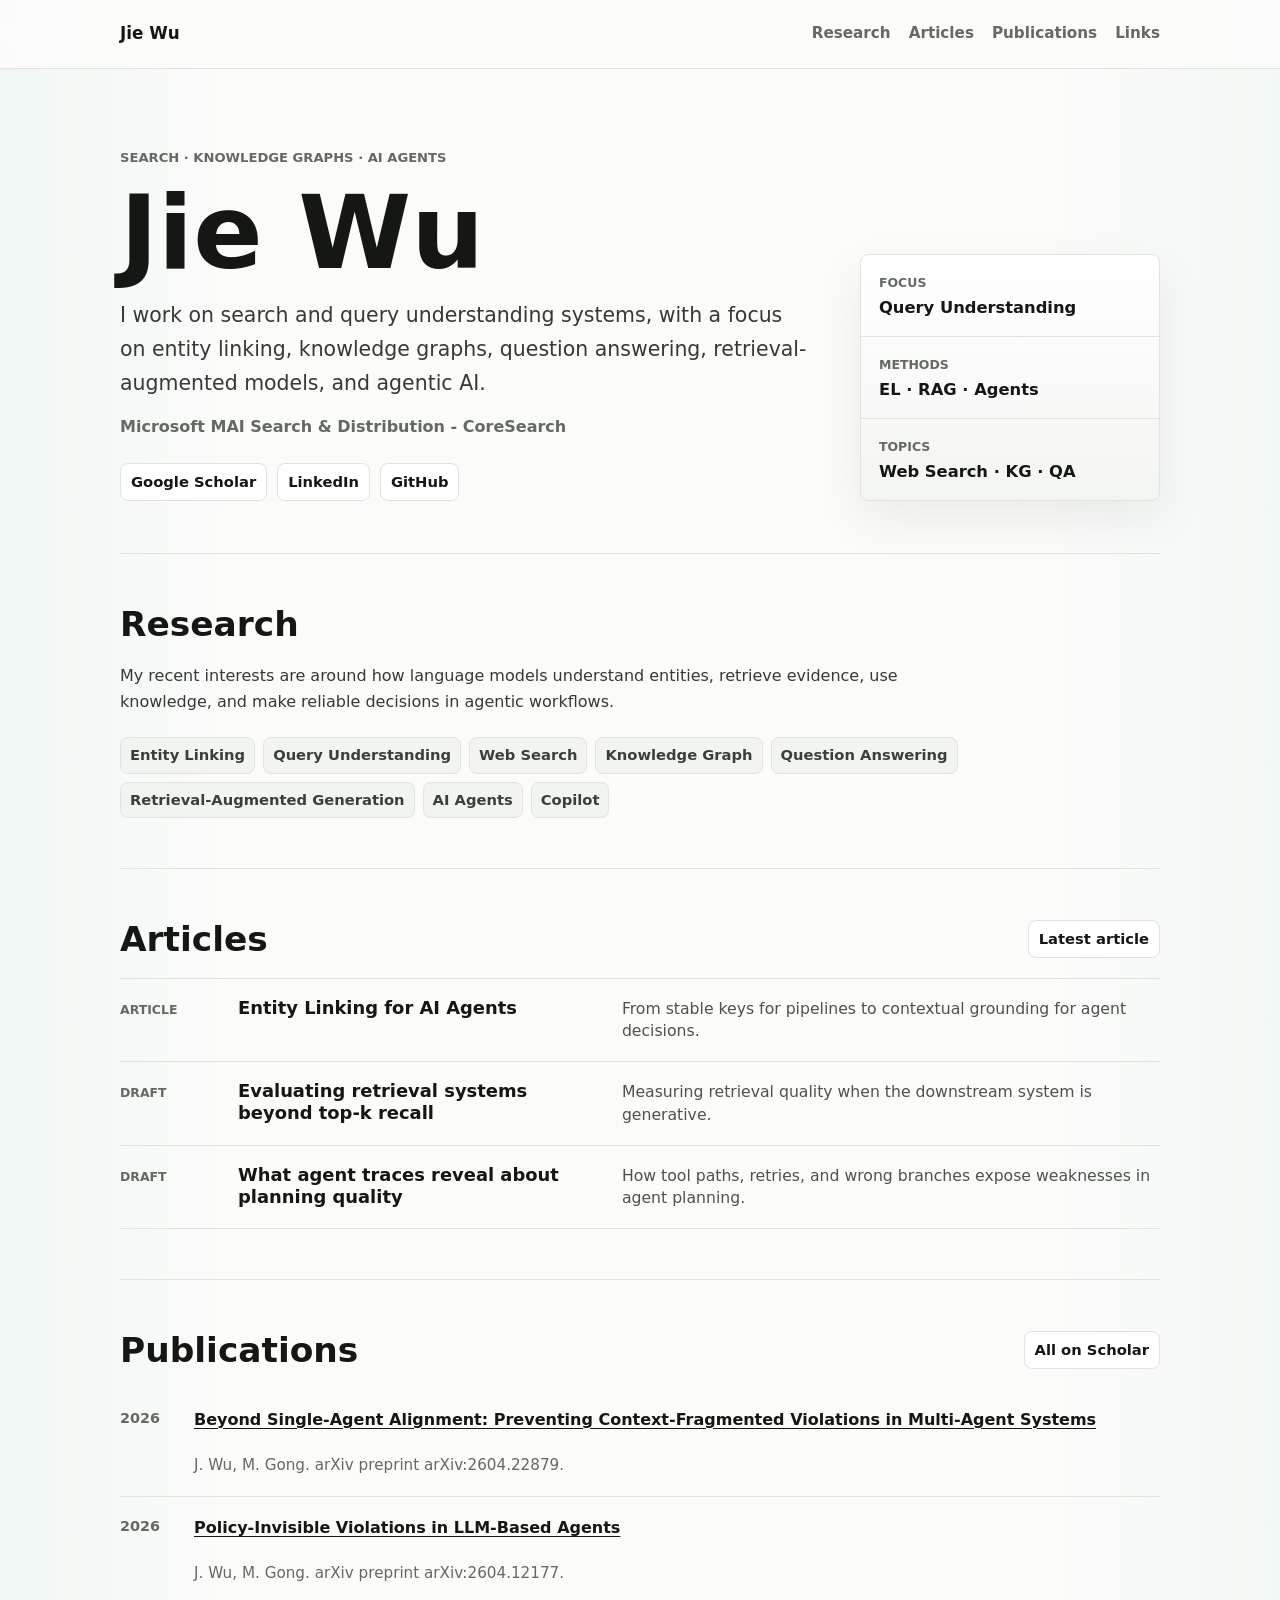
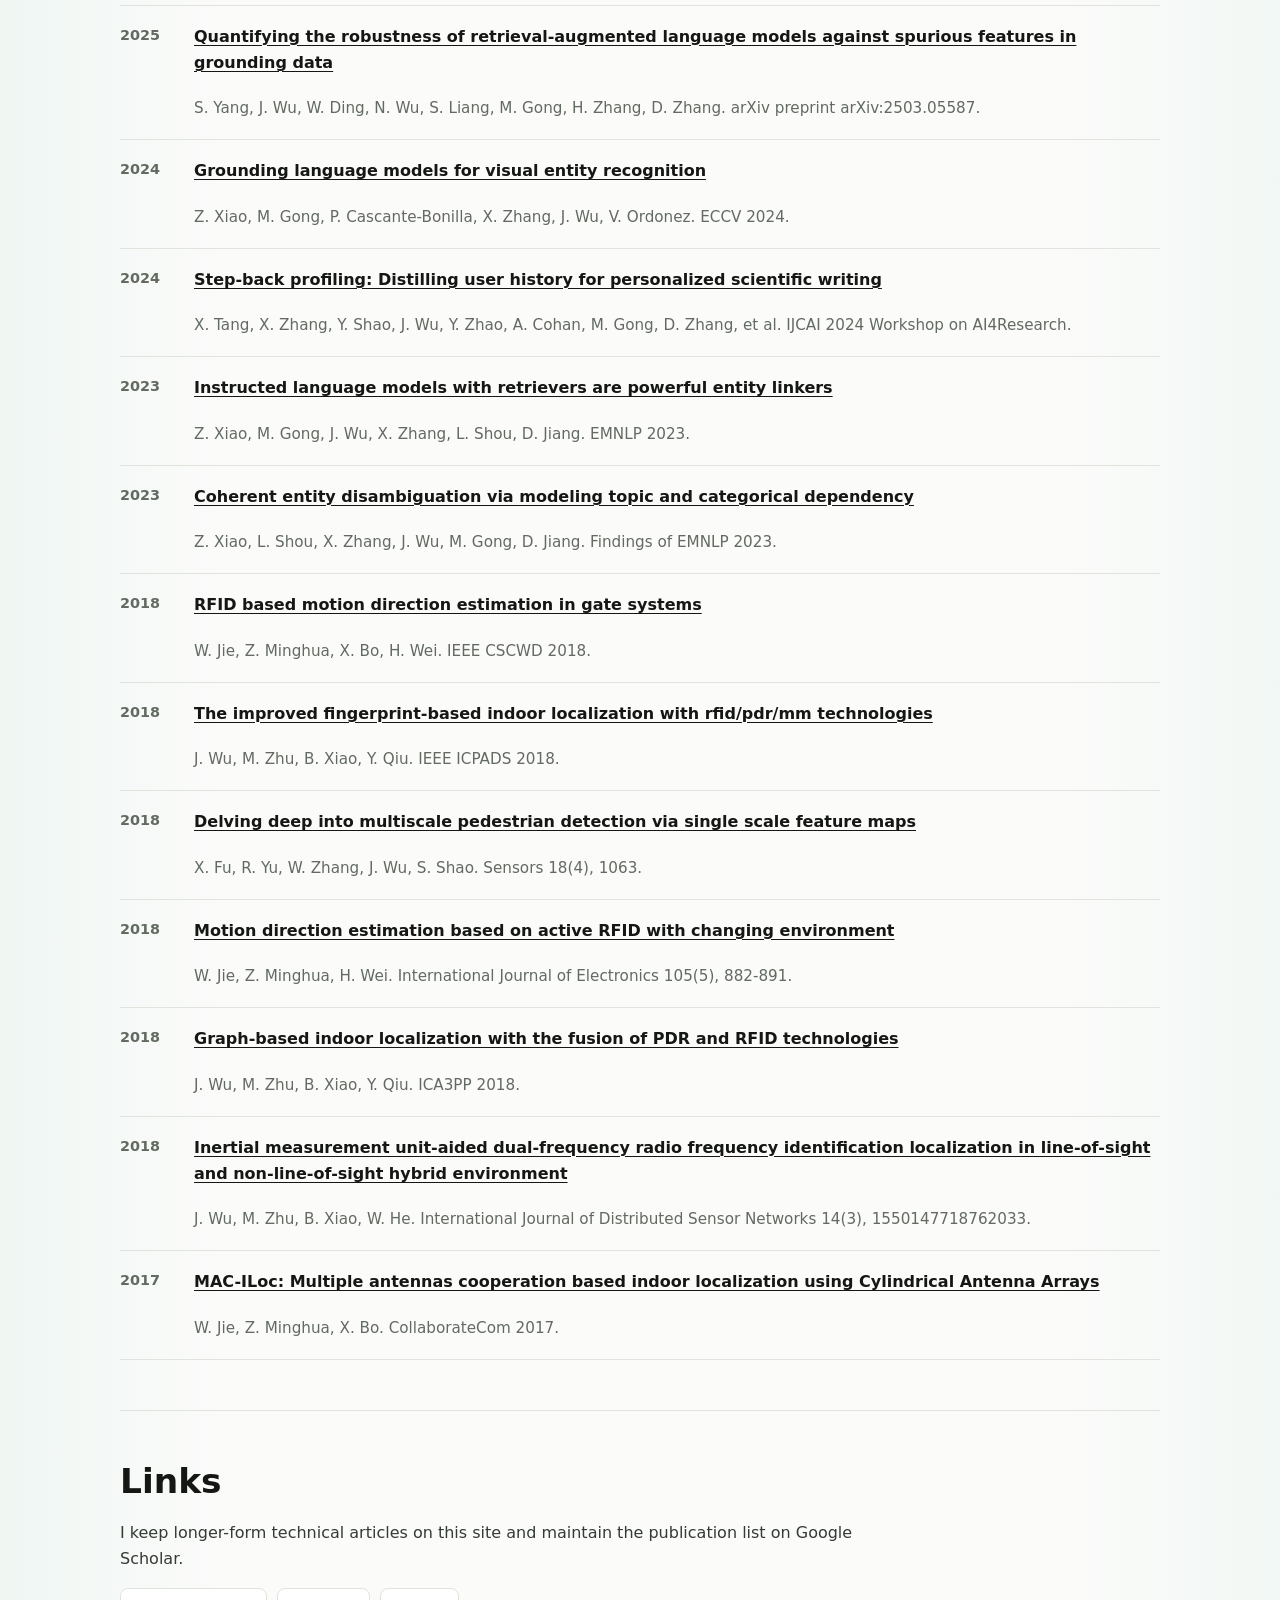
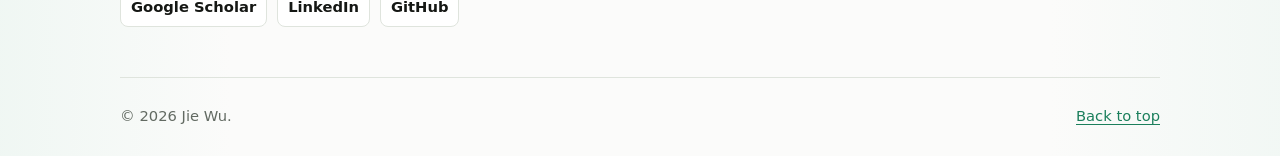
<file: index.html>
<!doctype html>
<html lang="en">
  <head>
    <meta charset="utf-8">
    <meta name="viewport" content="width=device-width, initial-scale=1">
    <meta
      name="description"
      content="Jie Wu's personal website for search, query understanding, entity linking, knowledge graphs, and AI agents."
    >
    <meta property="og:title" content="Jie Wu">
    <meta
      property="og:description"
      content="Search, query understanding, entity linking, knowledge graphs, and AI agents."
    >
    <meta property="og:type" content="website">
    <title>Jie Wu</title>
    <link rel="stylesheet" href="styles.css?v=20260619-research-3">
  </head>
  <body>
    <a class="skip-link" href="#main">Skip to content</a>

    <header class="site-header" data-header>
      <nav class="nav" aria-label="Primary navigation">
        <a class="brand" href="#top" aria-label="Back to homepage">Jie Wu</a>

        <button class="nav-toggle" type="button" aria-expanded="false" aria-controls="nav-links">
          <span class="sr-only">Open navigation</span>
          <span aria-hidden="true"></span>
          <span aria-hidden="true"></span>
          <span aria-hidden="true"></span>
        </button>

        <div class="nav-links" id="nav-links">
          <a href="#research">Research</a>
          <a href="#articles">Articles</a>
          <a href="#publications">Publications</a>
          <a href="#links">Links</a>
        </div>
      </nav>
    </header>

    <main class="page" id="main">
      <section class="intro" id="top" aria-labelledby="intro-title">
        <div class="intro-main">
          <p class="eyebrow">Search · Knowledge Graphs · AI Agents</p>
          <h1 id="intro-title">Jie Wu</h1>
          <p class="lede">
            I work on search and query understanding systems, with a focus on entity linking,
            knowledge graphs, question answering, retrieval-augmented models, and agentic AI.
          </p>
          <p class="affiliation">Microsoft MAI Search & Distribution - CoreSearch</p>
          <div class="link-row" aria-label="Profile links">
            <a href="https://scholar.google.ca/citations?user=ukg-yzsAAAAJ">Google Scholar</a>
            <a href="https://www.linkedin.com/in/jiewu-ecnu/">LinkedIn</a>
            <a href="https://github.com/jiewuecnu-wq">GitHub</a>
          </div>
        </div>

        <div class="profile-summary" aria-label="Profile summary">
          <div>
            <span>Focus</span>
            <strong>Query Understanding</strong>
          </div>
          <div>
            <span>Methods</span>
            <strong>EL · RAG · Agents</strong>
          </div>
          <div>
            <span>Topics</span>
            <strong>Web Search · KG · QA</strong>
          </div>
        </div>
      </section>

      <section class="section" id="research" aria-labelledby="research-title">
        <h2 id="research-title">Research</h2>
        <p>
          My recent interests are around how language models understand entities, retrieve
          evidence, use knowledge, and make reliable decisions in agentic workflows.
        </p>
        <ul class="tag-list" aria-label="Research topics">
          <li>Entity Linking</li>
          <li>Query Understanding</li>
          <li>Web Search</li>
          <li>Knowledge Graph</li>
          <li>Question Answering</li>
          <li>Retrieval-Augmented Generation</li>
          <li>AI Agents</li>
          <li>Copilot</li>
        </ul>
      </section>

      <section class="section" id="articles" aria-labelledby="articles-title">
        <div class="section-heading">
          <h2 id="articles-title">Articles</h2>
          <a href="articles/entity-linking-for-ai-agents.html">Latest article</a>
        </div>

        <div class="article-list">
          <a class="note-item" href="articles/entity-linking-for-ai-agents.html">
            <span class="item-meta">Article</span>
            <span class="item-title">Entity Linking for AI Agents</span>
            <span class="item-desc">From stable keys for pipelines to contextual grounding for agent decisions.</span>
          </a>
          <div class="note-item muted">
            <span class="item-meta">Draft</span>
            <span class="item-title">Evaluating retrieval systems beyond top-k recall</span>
            <span class="item-desc">Measuring retrieval quality when the downstream system is generative.</span>
          </div>
          <div class="note-item muted">
            <span class="item-meta">Draft</span>
            <span class="item-title">What agent traces reveal about planning quality</span>
            <span class="item-desc">How tool paths, retries, and wrong branches expose weaknesses in agent planning.</span>
          </div>
        </div>
      </section>

      <section class="section" id="publications" aria-labelledby="publications-title">
        <div class="section-heading">
          <h2 id="publications-title">Publications</h2>
          <a href="https://scholar.google.ca/citations?user=ukg-yzsAAAAJ">All on Scholar</a>
        </div>

        <div class="publication-list">
          <article class="publication-item">
            <time>2026</time>
            <a href="https://scholar.google.ca/citations?view_op=view_citation&hl=en&user=ukg-yzsAAAAJ&citation_for_view=ukg-yzsAAAAJ:UebtZRa9Y70C">
              Beyond Single-Agent Alignment: Preventing Context-Fragmented Violations in Multi-Agent Systems
            </a>
            <span>J. Wu, M. Gong. arXiv preprint arXiv:2604.22879.</span>
          </article>
          <article class="publication-item">
            <time>2026</time>
            <a href="https://scholar.google.ca/citations?view_op=view_citation&hl=en&user=ukg-yzsAAAAJ&citation_for_view=ukg-yzsAAAAJ:9ZlFYXVOiuMC">
              Policy-Invisible Violations in LLM-Based Agents
            </a>
            <span>J. Wu, M. Gong. arXiv preprint arXiv:2604.12177.</span>
          </article>
          <article class="publication-item">
            <time>2025</time>
            <a href="https://scholar.google.ca/citations?view_op=view_citation&hl=en&user=ukg-yzsAAAAJ&citation_for_view=ukg-yzsAAAAJ:roLk4NBRz8UC">
              Quantifying the robustness of retrieval-augmented language models against spurious features in grounding data
            </a>
            <span>S. Yang, J. Wu, W. Ding, N. Wu, S. Liang, M. Gong, H. Zhang, D. Zhang. arXiv preprint arXiv:2503.05587.</span>
          </article>
          <article class="publication-item">
            <time>2024</time>
            <a href="https://scholar.google.ca/citations?view_op=view_citation&hl=en&user=ukg-yzsAAAAJ&citation_for_view=ukg-yzsAAAAJ:mVmsd5A6BfQC">
              Grounding language models for visual entity recognition
            </a>
            <span>Z. Xiao, M. Gong, P. Cascante-Bonilla, X. Zhang, J. Wu, V. Ordonez. ECCV 2024.</span>
          </article>
          <article class="publication-item">
            <time>2024</time>
            <a href="https://scholar.google.ca/citations?view_op=view_citation&hl=en&user=ukg-yzsAAAAJ&citation_for_view=ukg-yzsAAAAJ:hqOjcs7Dif8C">
              Step-back profiling: Distilling user history for personalized scientific writing
            </a>
            <span>X. Tang, X. Zhang, Y. Shao, J. Wu, Y. Zhao, A. Cohan, M. Gong, D. Zhang, et al. IJCAI 2024 Workshop on AI4Research.</span>
          </article>
          <article class="publication-item">
            <time>2023</time>
            <a href="https://scholar.google.ca/citations?view_op=view_citation&hl=en&user=ukg-yzsAAAAJ&citation_for_view=ukg-yzsAAAAJ:UebtZRa9Y70C">
              Instructed language models with retrievers are powerful entity linkers
            </a>
            <span>Z. Xiao, M. Gong, J. Wu, X. Zhang, L. Shou, D. Jiang. EMNLP 2023.</span>
          </article>
          <article class="publication-item">
            <time>2023</time>
            <a href="https://scholar.google.ca/citations?view_op=view_citation&hl=en&user=ukg-yzsAAAAJ&citation_for_view=ukg-yzsAAAAJ:Se3iqnhoufwC">
              Coherent entity disambiguation via modeling topic and categorical dependency
            </a>
            <span>Z. Xiao, L. Shou, X. Zhang, J. Wu, M. Gong, D. Jiang. Findings of EMNLP 2023.</span>
          </article>
          <article class="publication-item">
            <time>2018</time>
            <a href="https://scholar.google.ca/citations?view_op=view_citation&hl=en&user=ukg-yzsAAAAJ&citation_for_view=ukg-yzsAAAAJ:4DMP91E08xMC">
              RFID based motion direction estimation in gate systems
            </a>
            <span>W. Jie, Z. Minghua, X. Bo, H. Wei. IEEE CSCWD 2018.</span>
          </article>
          <article class="publication-item">
            <time>2018</time>
            <a href="https://scholar.google.ca/citations?view_op=view_citation&hl=en&user=ukg-yzsAAAAJ&citation_for_view=ukg-yzsAAAAJ:Wp0gIr-vW9MC">
              The improved fingerprint-based indoor localization with rfid/pdr/mm technologies
            </a>
            <span>J. Wu, M. Zhu, B. Xiao, Y. Qiu. IEEE ICPADS 2018.</span>
          </article>
          <article class="publication-item">
            <time>2018</time>
            <a href="https://scholar.google.ca/citations?view_op=view_citation&hl=en&user=ukg-yzsAAAAJ&citation_for_view=ukg-yzsAAAAJ:7PzlFSSx8tAC">
              Delving deep into multiscale pedestrian detection via single scale feature maps
            </a>
            <span>X. Fu, R. Yu, W. Zhang, J. Wu, S. Shao. Sensors 18(4), 1063.</span>
          </article>
          <article class="publication-item">
            <time>2018</time>
            <a href="https://scholar.google.ca/citations?view_op=view_citation&hl=en&user=ukg-yzsAAAAJ&citation_for_view=ukg-yzsAAAAJ:qxL8FJ1GzNcC">
              Motion direction estimation based on active RFID with changing environment
            </a>
            <span>W. Jie, Z. Minghua, H. Wei. International Journal of Electronics 105(5), 882-891.</span>
          </article>
          <article class="publication-item">
            <time>2018</time>
            <a href="https://scholar.google.ca/citations?view_op=view_citation&hl=en&user=ukg-yzsAAAAJ&citation_for_view=ukg-yzsAAAAJ:aqlVkmm33-oC">
              Graph-based indoor localization with the fusion of PDR and RFID technologies
            </a>
            <span>J. Wu, M. Zhu, B. Xiao, Y. Qiu. ICA3PP 2018.</span>
          </article>
          <article class="publication-item">
            <time>2018</time>
            <a href="https://scholar.google.ca/citations?view_op=view_citation&hl=en&user=ukg-yzsAAAAJ&citation_for_view=ukg-yzsAAAAJ:dhFuZR0502QC">
              Inertial measurement unit-aided dual-frequency radio frequency identification localization in line-of-sight and non-line-of-sight hybrid environment
            </a>
            <span>J. Wu, M. Zhu, B. Xiao, W. He. International Journal of Distributed Sensor Networks 14(3), 1550147718762033.</span>
          </article>
          <article class="publication-item">
            <time>2017</time>
            <a href="https://scholar.google.ca/citations?view_op=view_citation&hl=en&user=ukg-yzsAAAAJ&citation_for_view=ukg-yzsAAAAJ:4TOpqqG69KYC">
              MAC-ILoc: Multiple antennas cooperation based indoor localization using Cylindrical Antenna Arrays
            </a>
            <span>W. Jie, Z. Minghua, X. Bo. CollaborateCom 2017.</span>
          </article>
        </div>
      </section>

      <section class="section" id="links" aria-labelledby="links-title">
        <h2 id="links-title">Links</h2>
        <p>
          I keep longer-form technical articles on this site and maintain the publication list on
          Google Scholar.
        </p>
        <div class="link-row">
          <a href="https://scholar.google.ca/citations?user=ukg-yzsAAAAJ">Google Scholar</a>
          <a href="https://www.linkedin.com/in/jiewu-ecnu/">LinkedIn</a>
          <a href="https://github.com/jiewuecnu-wq">GitHub</a>
        </div>
      </section>
    </main>

    <footer class="footer">
      <p>&copy; <span data-year></span> Jie Wu.</p>
      <a href="#top">Back to top</a>
    </footer>

    <script src="script.js"></script>
  </body>
</html>
</file>
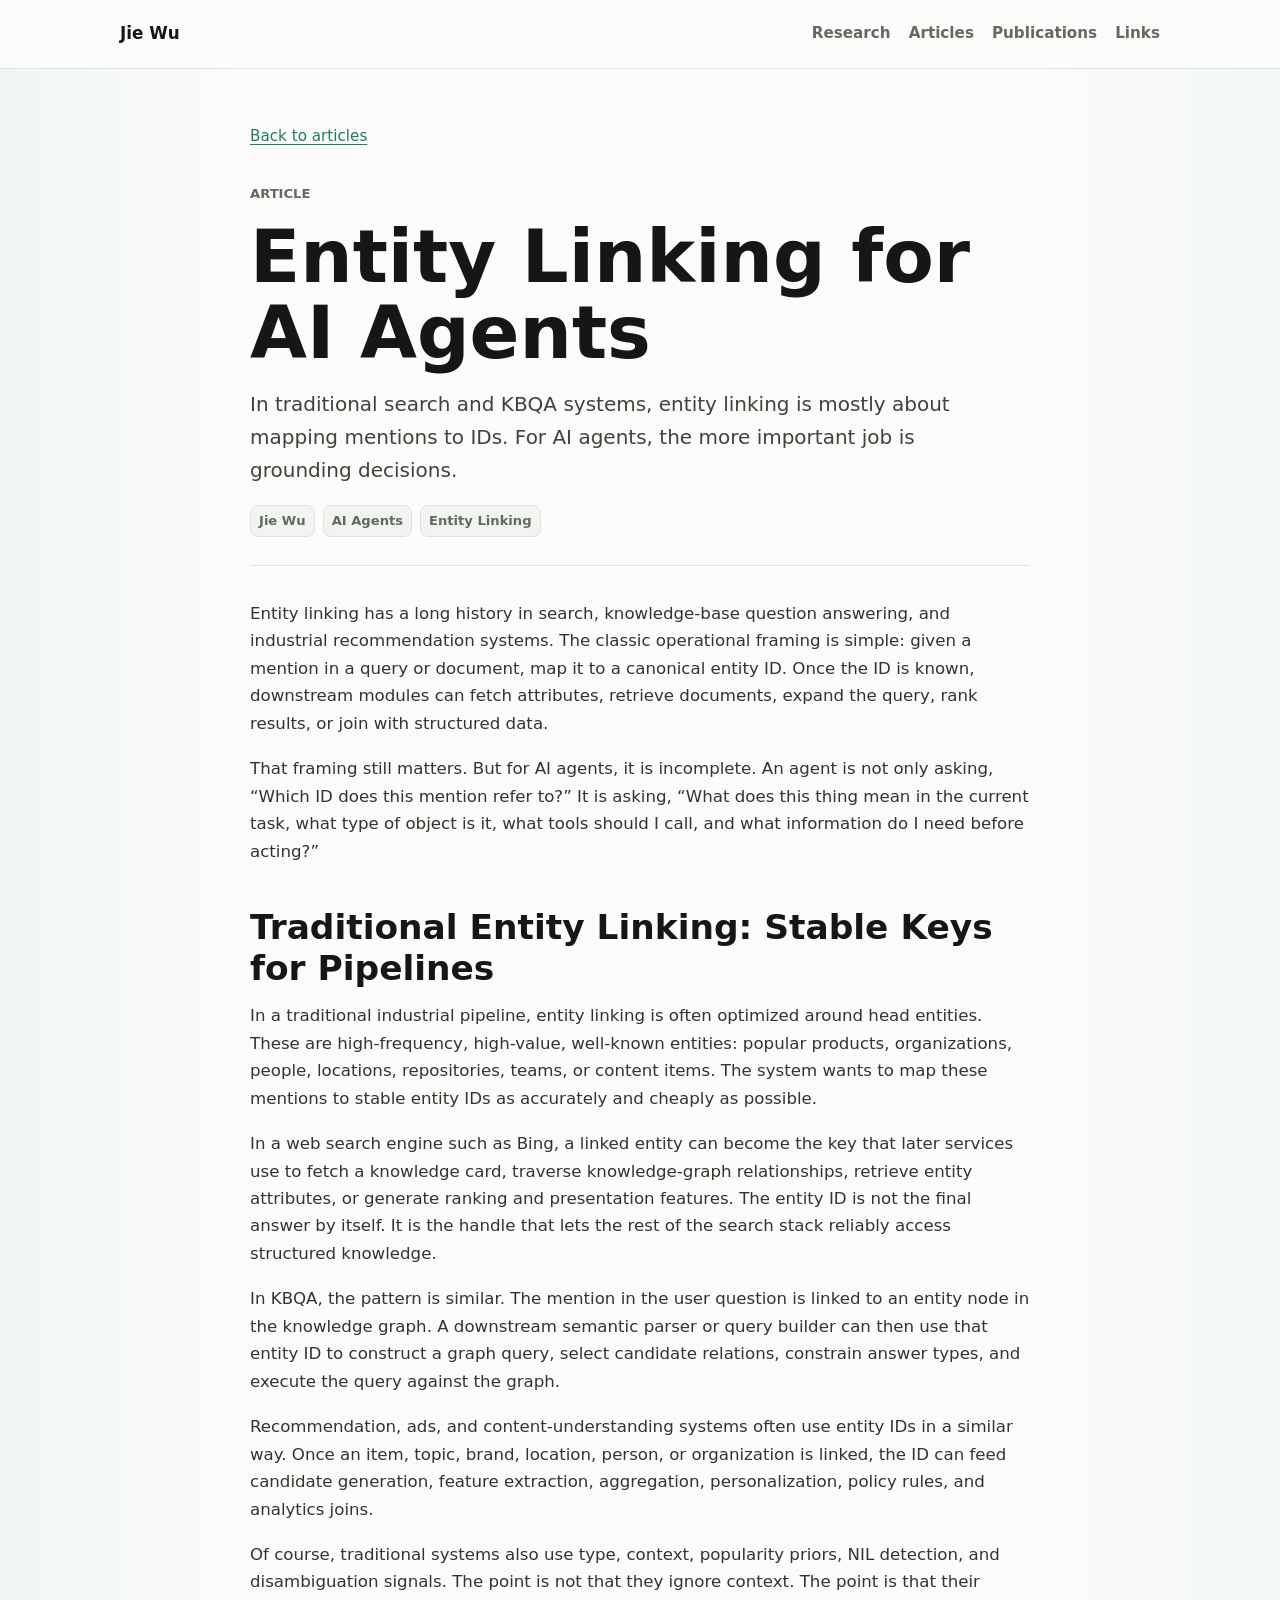
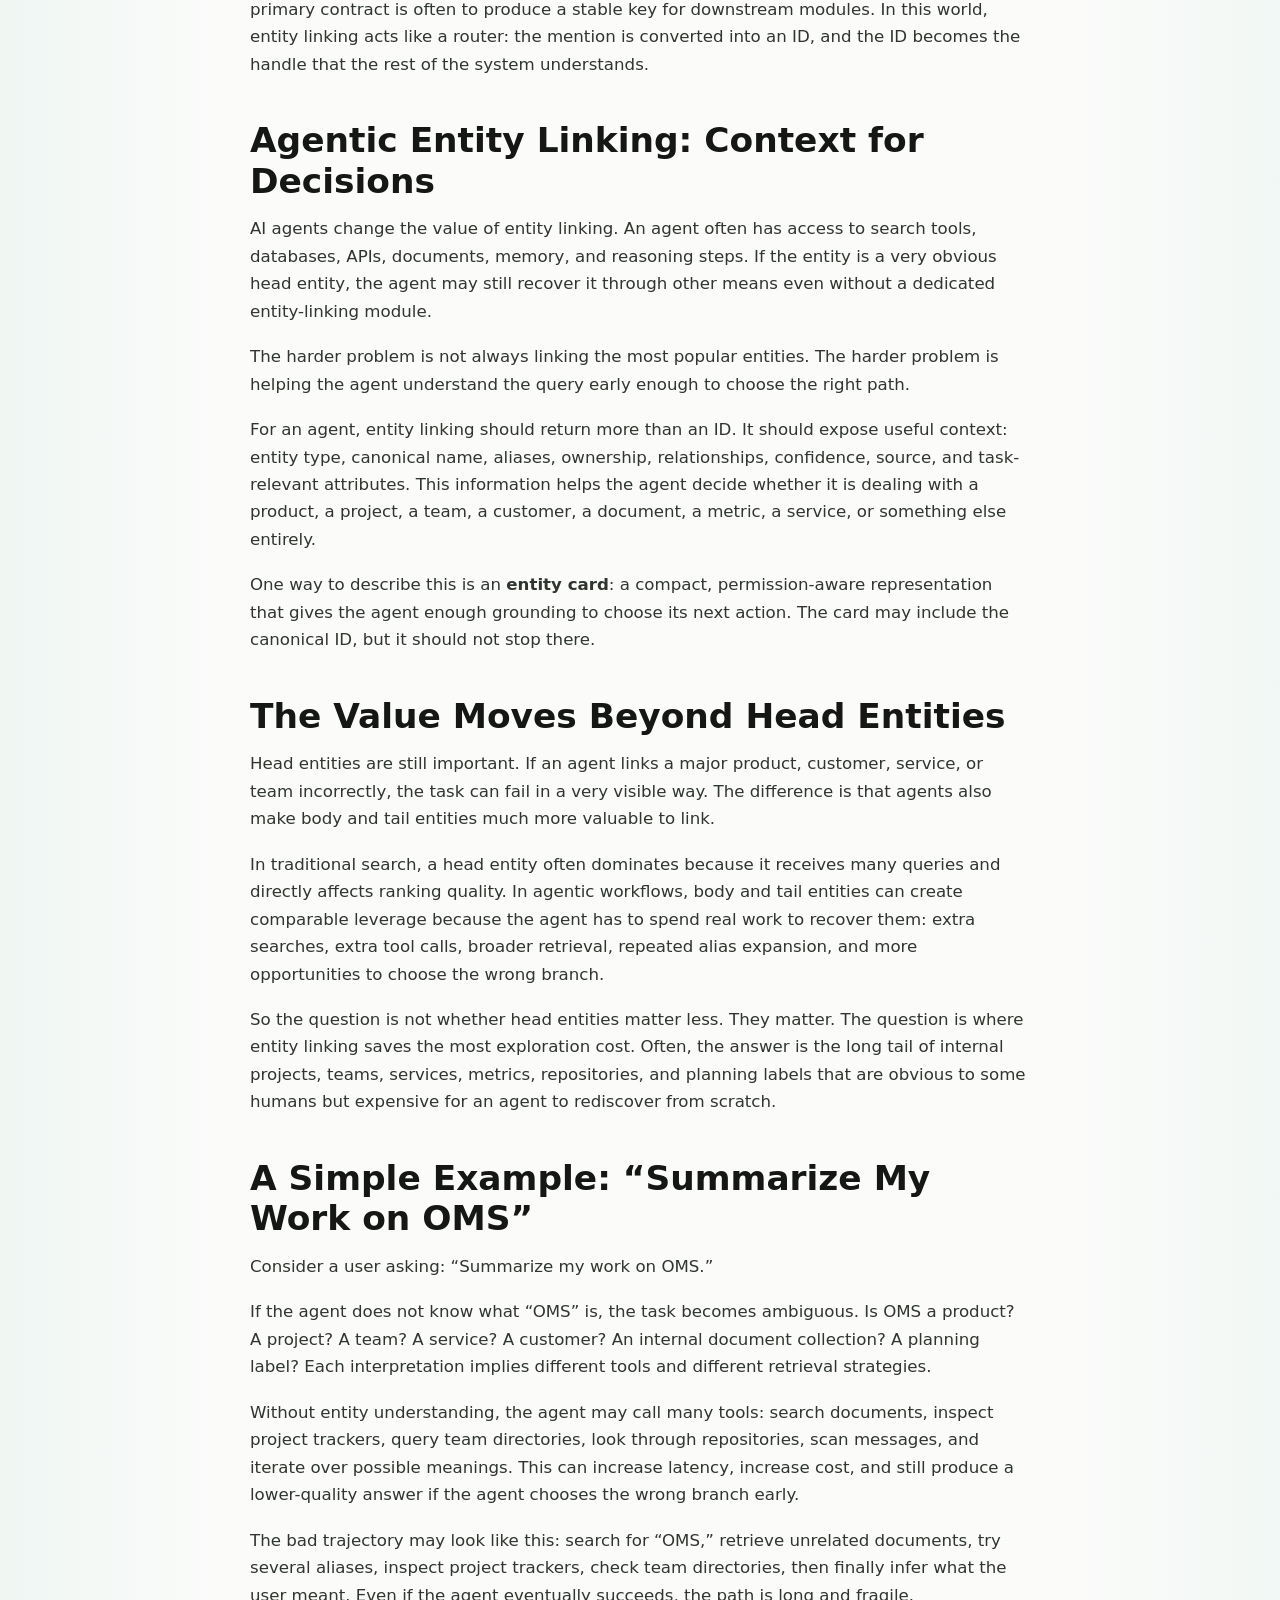
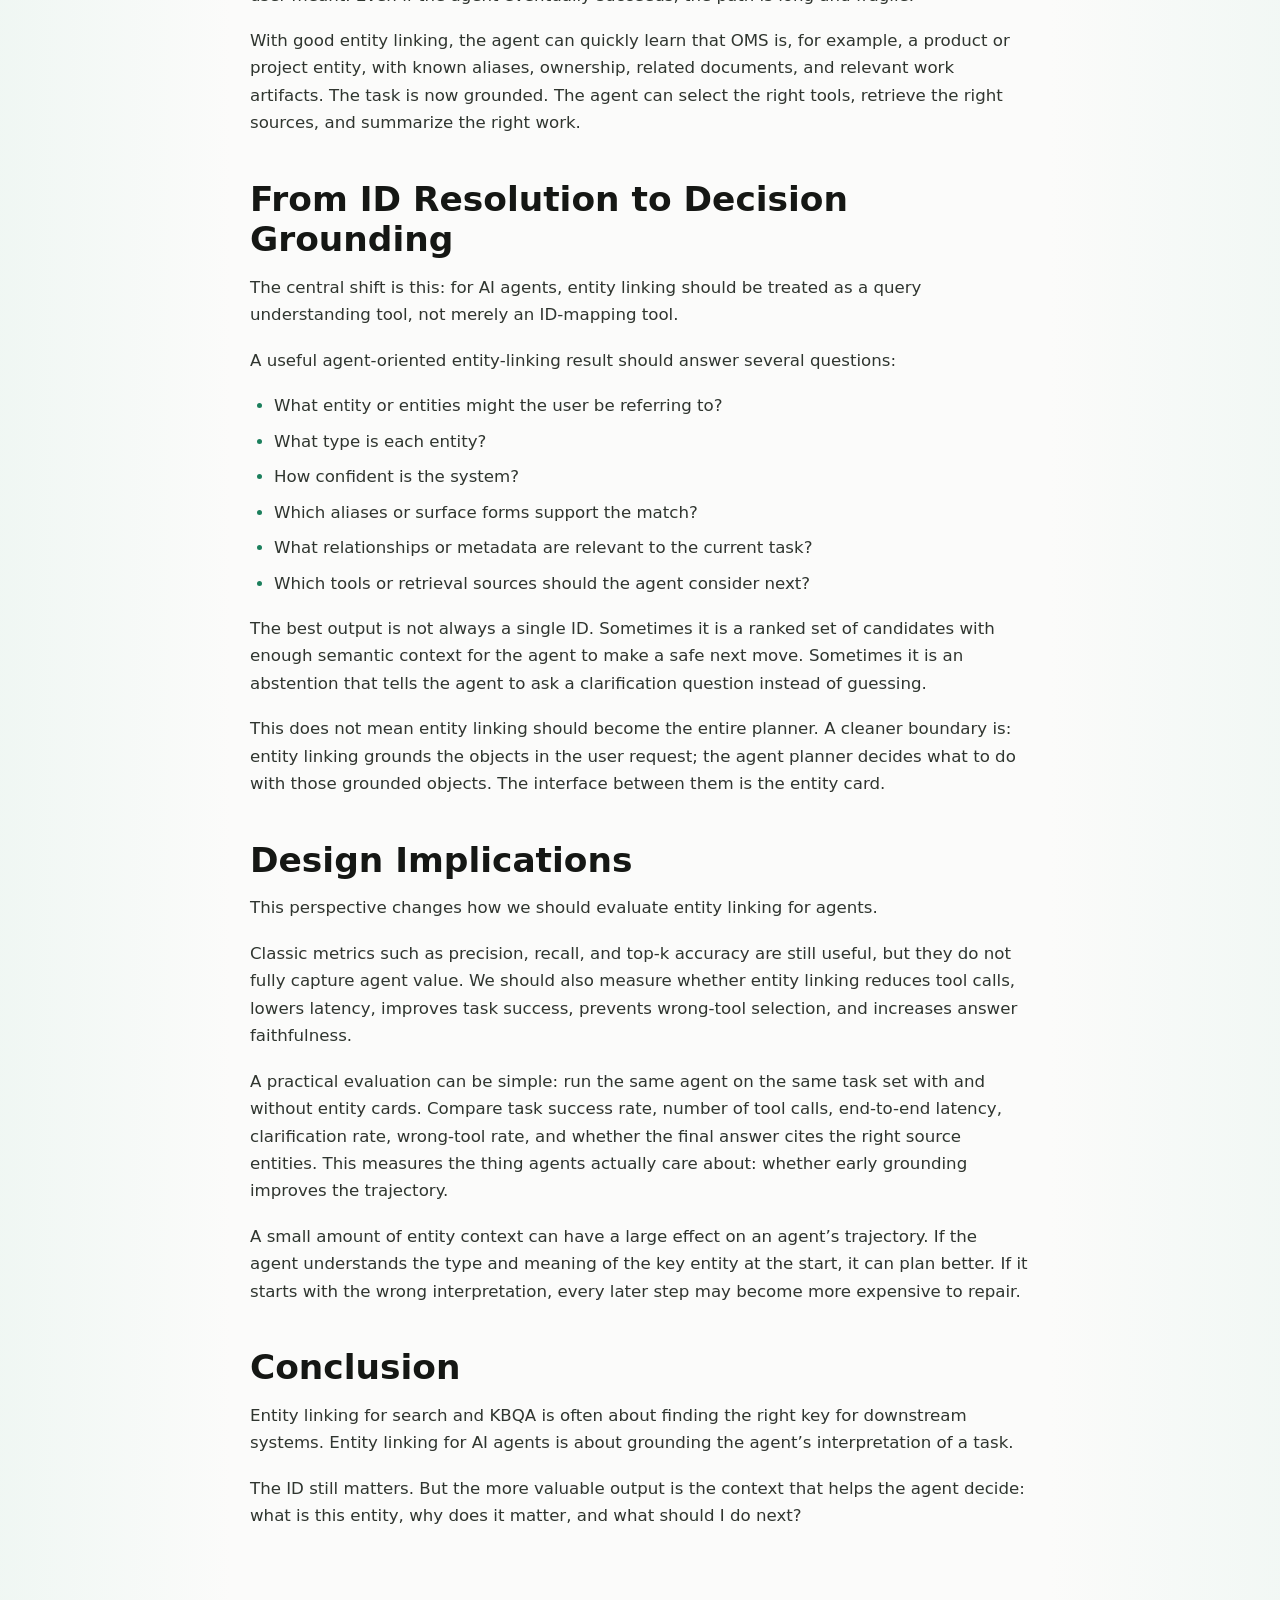
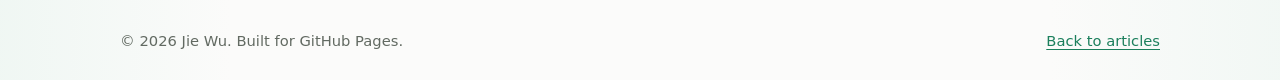
<file: articles/entity-linking-for-ai-agents.html>
<!doctype html>
<html lang="en">
  <head>
    <meta charset="utf-8">
    <meta name="viewport" content="width=device-width, initial-scale=1">
    <meta
      name="description"
      content="Entity linking for AI agents should be treated as decision grounding, not only ID resolution."
    >
    <meta property="og:title" content="Entity Linking for AI Agents | Jie Wu">
    <meta
      property="og:description"
      content="Why entity linking for agents is different from entity linking for search and KBQA."
    >
    <meta property="og:type" content="article">
    <meta property="og:image" content="../assets/hero-ai.png">
    <title>Entity Linking for AI Agents | Jie Wu</title>
    <link rel="stylesheet" href="../styles.css?v=20260619-research-3">
  </head>
  <body class="article-page">
    <a class="skip-link" href="#main">Skip to content</a>

    <header class="site-header" data-header>
      <nav class="nav" aria-label="Primary navigation">
        <a class="brand" href="../index.html" aria-label="Back to homepage">Jie Wu</a>

        <button class="nav-toggle" type="button" aria-expanded="false" aria-controls="nav-links">
          <span class="sr-only">Open navigation</span>
          <span aria-hidden="true"></span>
          <span aria-hidden="true"></span>
          <span aria-hidden="true"></span>
        </button>

        <div class="nav-links" id="nav-links">
          <a href="../index.html#research">Research</a>
          <a href="../index.html#articles">Articles</a>
          <a href="../index.html#publications">Publications</a>
          <a href="../index.html#links">Links</a>
        </div>
      </nav>
    </header>

    <main class="page" id="main">
      <article class="article">
        <header class="article-header">
          <a class="back-link" href="../index.html#articles">Back to articles</a>
          <p class="eyebrow">Article</p>
          <h1>Entity Linking for AI Agents</h1>
          <p class="article-subtitle">
            In traditional search and KBQA systems, entity linking is mostly about mapping mentions
            to IDs. For AI agents, the more important job is grounding decisions.
          </p>
          <div class="article-meta">
            <span>Jie Wu</span>
            <span>AI Agents</span>
            <span>Entity Linking</span>
          </div>
        </header>

        <div class="article-body">
          <p>
            Entity linking has a long history in search, knowledge-base question answering, and
            industrial recommendation systems. The classic operational framing is simple: given a
            mention in a query or document, map it to a canonical entity ID. Once the ID is known,
            downstream modules can fetch attributes, retrieve documents, expand the query, rank
            results, or join with structured data.
          </p>

          <p>
            That framing still matters. But for AI agents, it is incomplete. An agent is not only
            asking, “Which ID does this mention refer to?” It is asking, “What does this thing mean
            in the current task, what type of object is it, what tools should I call, and what
            information do I need before acting?”
          </p>

          <h2>Traditional Entity Linking: Stable Keys for Pipelines</h2>
          <p>
            In a traditional industrial pipeline, entity linking is often optimized around head
            entities. These are high-frequency, high-value, well-known entities: popular products,
            organizations, people, locations, repositories, teams, or content items. The system wants
            to map these mentions to stable entity IDs as accurately and cheaply as possible.
          </p>

          <p>
            In a web search engine such as Bing, a linked entity can become the key that later
            services use to fetch a knowledge card, traverse knowledge-graph relationships, retrieve
            entity attributes, or generate ranking and presentation features. The entity ID is not the
            final answer by itself. It is the handle that lets the rest of the search stack reliably
            access structured knowledge.
          </p>

          <p>
            In KBQA, the pattern is similar. The mention in the user question is linked to an entity
            node in the knowledge graph. A downstream semantic parser or query builder can then use
            that entity ID to construct a graph query, select candidate relations, constrain answer
            types, and execute the query against the graph.
          </p>

          <p>
            Recommendation, ads, and content-understanding systems often use entity IDs in a similar
            way. Once an item, topic, brand, location, person, or organization is linked, the ID can
            feed candidate generation, feature extraction, aggregation, personalization, policy
            rules, and analytics joins.
          </p>

          <p>
            Of course, traditional systems also use type, context, popularity priors, NIL detection,
            and disambiguation signals. The point is not that they ignore context. The point is that
            their primary contract is often to produce a stable key for downstream modules. In this
            world, entity linking acts like a router: the mention is converted into an ID, and the ID
            becomes the handle that the rest of the system understands.
          </p>

          <h2>Agentic Entity Linking: Context for Decisions</h2>
          <p>
            AI agents change the value of entity linking. An agent often has access to search tools,
            databases, APIs, documents, memory, and reasoning steps. If the entity is a very obvious
            head entity, the agent may still recover it through other means even without a dedicated
            entity-linking module.
          </p>

          <p>
            The harder problem is not always linking the most popular entities. The harder problem is
            helping the agent understand the query early enough to choose the right path.
          </p>

          <p>
            For an agent, entity linking should return more than an ID. It should expose useful
            context: entity type, canonical name, aliases, ownership, relationships, confidence,
            source, and task-relevant attributes. This information helps the agent decide whether it
            is dealing with a product, a project, a team, a customer, a document, a metric, a service,
            or something else entirely.
          </p>

          <p>
            One way to describe this is an <strong>entity card</strong>: a compact,
            permission-aware representation that gives the agent enough grounding to choose its next
            action. The card may include the canonical ID, but it should not stop there.
          </p>

          <h2>The Value Moves Beyond Head Entities</h2>
          <p>
            Head entities are still important. If an agent links a major product, customer, service,
            or team incorrectly, the task can fail in a very visible way. The difference is that
            agents also make body and tail entities much more valuable to link.
          </p>

          <p>
            In traditional search, a head entity often dominates because it receives many queries and
            directly affects ranking quality. In agentic workflows, body and tail entities can create
            comparable leverage because the agent has to spend real work to recover them: extra
            searches, extra tool calls, broader retrieval, repeated alias expansion, and more
            opportunities to choose the wrong branch.
          </p>

          <p>
            So the question is not whether head entities matter less. They matter. The question is
            where entity linking saves the most exploration cost. Often, the answer is the long tail
            of internal projects, teams, services, metrics, repositories, and planning labels that
            are obvious to some humans but expensive for an agent to rediscover from scratch.
          </p>

          <h2>A Simple Example: “Summarize My Work on OMS”</h2>
          <p>
            Consider a user asking: “Summarize my work on OMS.”
          </p>

          <p>
            If the agent does not know what “OMS” is, the task becomes ambiguous. Is OMS a product?
            A project? A team? A service? A customer? An internal document collection? A planning
            label? Each interpretation implies different tools and different retrieval strategies.
          </p>

          <p>
            Without entity understanding, the agent may call many tools: search documents, inspect
            project trackers, query team directories, look through repositories, scan messages, and
            iterate over possible meanings. This can increase latency, increase cost, and still
            produce a lower-quality answer if the agent chooses the wrong branch early.
          </p>

          <p>
            The bad trajectory may look like this: search for “OMS,” retrieve unrelated documents,
            try several aliases, inspect project trackers, check team directories, then finally infer
            what the user meant. Even if the agent eventually succeeds, the path is long and fragile.
          </p>

          <p>
            With good entity linking, the agent can quickly learn that OMS is, for example, a product
            or project entity, with known aliases, ownership, related documents, and relevant work
            artifacts. The task is now grounded. The agent can select the right tools, retrieve the
            right sources, and summarize the right work.
          </p>

          <h2>From ID Resolution to Decision Grounding</h2>
          <p>
            The central shift is this: for AI agents, entity linking should be treated as a query
            understanding tool, not merely an ID-mapping tool.
          </p>

          <p>
            A useful agent-oriented entity-linking result should answer several questions:
          </p>

          <ul>
            <li>What entity or entities might the user be referring to?</li>
            <li>What type is each entity?</li>
            <li>How confident is the system?</li>
            <li>Which aliases or surface forms support the match?</li>
            <li>What relationships or metadata are relevant to the current task?</li>
            <li>Which tools or retrieval sources should the agent consider next?</li>
          </ul>

          <p>
            The best output is not always a single ID. Sometimes it is a ranked set of candidates
            with enough semantic context for the agent to make a safe next move. Sometimes it is an
            abstention that tells the agent to ask a clarification question instead of guessing.
          </p>

          <p>
            This does not mean entity linking should become the entire planner. A cleaner boundary is:
            entity linking grounds the objects in the user request; the agent planner decides what to
            do with those grounded objects. The interface between them is the entity card.
          </p>

          <h2>Design Implications</h2>
          <p>
            This perspective changes how we should evaluate entity linking for agents.
          </p>

          <p>
            Classic metrics such as precision, recall, and top-k accuracy are still useful, but they
            do not fully capture agent value. We should also measure whether entity linking reduces
            tool calls, lowers latency, improves task success, prevents wrong-tool selection, and
            increases answer faithfulness.
          </p>

          <p>
            A practical evaluation can be simple: run the same agent on the same task set with and
            without entity cards. Compare task success rate, number of tool calls, end-to-end latency,
            clarification rate, wrong-tool rate, and whether the final answer cites the right source
            entities. This measures the thing agents actually care about: whether early grounding
            improves the trajectory.
          </p>

          <p>
            A small amount of entity context can have a large effect on an agent’s trajectory. If the
            agent understands the type and meaning of the key entity at the start, it can plan better.
            If it starts with the wrong interpretation, every later step may become more expensive to
            repair.
          </p>

          <h2>Conclusion</h2>
          <p>
            Entity linking for search and KBQA is often about finding the right key for downstream
            systems. Entity linking for AI agents is about grounding the agent’s interpretation of a
            task.
          </p>

          <p>
            The ID still matters. But the more valuable output is the context that helps the agent
            decide: what is this entity, why does it matter, and what should I do next?
          </p>
        </div>
      </article>
    </main>

    <footer class="footer">
      <p>&copy; <span data-year></span> Jie Wu. Built for GitHub Pages.</p>
      <a href="../index.html#articles">Back to articles</a>
    </footer>

    <script src="../script.js"></script>
  </body>
</html>
</file>
<file: styles.css>
:root {
  --bg: #fbfbfa;
  --paper: #ffffff;
  --ink: #151714;
  --muted: #626a62;
  --soft: #f2f4f1;
  --line: #dfe4dd;
  --accent: #1b7f5c;
  --accent-soft: #e5f3ed;
  --max-width: 1040px;
  --content-width: 780px;
  --radius: 8px;
  color-scheme: light;
}

* {
  box-sizing: border-box;
}

html {
  scroll-behavior: smooth;
}

body {
  margin: 0;
  min-width: 320px;
  background:
    linear-gradient(90deg, rgba(229, 243, 237, 0.52) 0, transparent 18%, transparent 82%, rgba(229, 243, 237, 0.42) 100%),
    var(--bg);
  color: var(--ink);
  font-family:
    ui-sans-serif,
    system-ui,
    -apple-system,
    BlinkMacSystemFont,
    "Segoe UI",
    sans-serif;
  line-height: 1.65;
}

body.nav-open {
  overflow: hidden;
}

a {
  color: var(--accent);
  text-decoration-thickness: 1px;
  text-underline-offset: 3px;
}

a:hover,
a:focus-visible {
  color: #0f5d43;
}

.skip-link {
  position: fixed;
  top: 12px;
  left: 12px;
  z-index: 100;
  transform: translateY(-150%);
  border-radius: var(--radius);
  background: var(--ink);
  color: var(--paper);
  padding: 8px 12px;
  transition: transform 160ms ease;
}

.skip-link:focus {
  transform: translateY(0);
}

.sr-only {
  position: absolute;
  width: 1px;
  height: 1px;
  margin: -1px;
  overflow: hidden;
  clip: rect(0, 0, 0, 0);
  white-space: nowrap;
  border: 0;
}

.site-header {
  border-bottom: 1px solid var(--line);
  background: rgba(251, 251, 250, 0.92);
  backdrop-filter: blur(12px);
}

.nav {
  display: flex;
  align-items: center;
  justify-content: space-between;
  width: min(100% - 32px, var(--max-width));
  min-height: 68px;
  margin: 0 auto;
  gap: 20px;
}

.brand {
  color: var(--ink);
  font-size: 1.05rem;
  font-weight: 760;
  text-decoration: none;
}

.nav-links {
  display: flex;
  align-items: center;
  gap: 18px;
  font-size: 0.95rem;
}

.nav-links a {
  color: var(--muted);
  font-weight: 650;
  text-decoration: none;
}

.nav-links a:hover,
.nav-links a:focus-visible {
  color: var(--ink);
}

.nav-toggle {
  display: none;
  width: 40px;
  aspect-ratio: 1;
  border: 1px solid var(--line);
  border-radius: var(--radius);
  background: var(--paper);
  color: var(--ink);
}

.nav-toggle span[aria-hidden="true"] {
  display: block;
  width: 17px;
  height: 2px;
  margin: 4px auto;
  border-radius: 999px;
  background: currentColor;
}

.page {
  width: min(100% - 32px, var(--max-width));
  margin: 0 auto;
}

.intro {
  display: grid;
  grid-template-columns: minmax(0, 1fr) 300px;
  gap: 46px;
  align-items: end;
  padding: 78px 0 52px;
  border-bottom: 1px solid var(--line);
}

.eyebrow {
  margin: 0 0 14px;
  color: var(--muted);
  font-size: 0.82rem;
  font-weight: 720;
  letter-spacing: 0;
  text-transform: uppercase;
}

h1,
h2,
h3,
p {
  margin-top: 0;
}

h1 {
  margin-bottom: 16px;
  font-size: clamp(3.4rem, 8vw, 6.4rem);
  line-height: 0.98;
  letter-spacing: 0;
}

h2 {
  margin-bottom: 18px;
  font-size: clamp(1.55rem, 3vw, 2.15rem);
  line-height: 1.18;
  letter-spacing: 0;
}

.lede {
  max-width: 720px;
  margin-bottom: 14px;
  color: #343a34;
  font-size: clamp(1.08rem, 2vw, 1.28rem);
}

.profile-summary {
  border: 1px solid var(--line);
  border-radius: var(--radius);
  background:
    linear-gradient(180deg, rgba(255, 255, 255, 0.82), rgba(242, 244, 241, 0.92)),
    var(--paper);
  box-shadow: 0 18px 50px rgba(21, 23, 20, 0.07);
}

.profile-summary div {
  padding: 18px;
}

.profile-summary div + div {
  border-top: 1px solid var(--line);
}

.profile-summary span {
  display: block;
  margin-bottom: 4px;
  color: var(--muted);
  font-size: 0.78rem;
  font-weight: 760;
  text-transform: uppercase;
}

.profile-summary strong {
  display: block;
  font-size: 1.02rem;
  line-height: 1.25;
}

.affiliation {
  margin-bottom: 22px;
  color: var(--muted);
  font-weight: 650;
}

.link-row {
  display: flex;
  flex-wrap: wrap;
  gap: 10px;
}

.link-row a,
.section-heading a {
  display: inline-flex;
  align-items: center;
  min-height: 34px;
  border: 1px solid var(--line);
  border-radius: var(--radius);
  background: var(--paper);
  padding: 6px 10px;
  color: var(--ink);
  font-size: 0.92rem;
  font-weight: 680;
  text-decoration: none;
}

.link-row a:hover,
.link-row a:focus-visible,
.section-heading a:hover,
.section-heading a:focus-visible {
  border-color: #b7c5bb;
  background: var(--accent-soft);
}

.section {
  padding: 50px 0;
  border-bottom: 1px solid var(--line);
}

.section > p {
  max-width: var(--content-width);
  color: #343a34;
}

.section-heading {
  display: flex;
  align-items: center;
  justify-content: space-between;
  gap: 18px;
  margin-bottom: 18px;
}

.section-heading h2 {
  margin-bottom: 0;
}

.tag-list {
  display: flex;
  flex-wrap: wrap;
  gap: 8px;
  margin: 22px 0 0;
  padding: 0;
  list-style: none;
}

.tag-list li {
  border: 1px solid var(--line);
  border-radius: var(--radius);
  background: var(--soft);
  padding: 5px 9px;
  color: #394039;
  font-size: 0.92rem;
  font-weight: 640;
}

.article-list {
  display: grid;
  gap: 0;
  border-top: 1px solid var(--line);
}

.note-item {
  display: grid;
  grid-template-columns: 100px minmax(0, 0.68fr) minmax(0, 1fr);
  gap: 18px;
  align-items: baseline;
  border-bottom: 1px solid var(--line);
  padding: 18px 0;
  color: var(--ink);
  text-decoration: none;
}

.note-item:hover,
.note-item:focus-visible {
  color: var(--accent);
}

.item-meta {
  color: var(--muted);
  font-size: 0.78rem;
  font-weight: 760;
  text-transform: uppercase;
}

.item-title {
  font-size: 1.12rem;
  font-weight: 760;
  line-height: 1.25;
}

.item-desc {
  color: #4b534b;
  font-size: 0.98rem;
  line-height: 1.45;
}

.publication-list {
  display: grid;
  gap: 0;
  margin: 0;
}

.publication-item {
  display: grid;
  grid-template-columns: 58px minmax(0, 1fr);
  gap: 16px;
  padding: 18px 0;
  border-bottom: 1px solid var(--line);
}

.publication-item time {
  color: var(--muted);
  font-size: 0.9rem;
  font-weight: 760;
  line-height: 1.65;
  grid-row: 1 / span 2;
}

.publication-item a {
  color: var(--ink);
  font-weight: 720;
  grid-column: 2;
}

.publication-item span {
  display: block;
  grid-column: 2;
  margin-top: 4px;
  color: var(--muted);
  font-size: 0.95rem;
}

.footer {
  display: flex;
  align-items: center;
  justify-content: space-between;
  gap: 18px;
  width: min(100% - 32px, var(--max-width));
  min-height: 78px;
  margin: 0 auto;
  color: var(--muted);
  font-size: 0.92rem;
}

.footer p {
  margin: 0;
}

.article-page .page {
  width: min(100% - 32px, var(--content-width));
}

.article {
  padding: 54px 0;
}

.back-link {
  display: inline-block;
  margin-bottom: 34px;
  font-size: 0.95rem;
}

.article-header {
  padding-bottom: 28px;
  border-bottom: 1px solid var(--line);
}

.article-header h1 {
  margin-bottom: 18px;
  font-size: clamp(2.4rem, 7vw, 4.6rem);
  line-height: 1.03;
}

.article-subtitle {
  max-width: 720px;
  margin-bottom: 18px;
  color: #3c443d;
  font-size: clamp(1.06rem, 2vw, 1.25rem);
}

.article-meta {
  display: flex;
  flex-wrap: wrap;
  gap: 8px;
}

.article-meta span {
  border: 1px solid var(--line);
  border-radius: var(--radius);
  background: var(--soft);
  padding: 4px 8px;
  color: var(--muted);
  font-size: 0.82rem;
  font-weight: 680;
}

.article-body {
  padding-top: 34px;
}

.article-body p,
.article-body li {
  color: #2f352f;
  font-size: 1.04rem;
}

.article-body p {
  margin-bottom: 18px;
}

.article-body h2 {
  margin-top: 42px;
  margin-bottom: 14px;
}

.article-body ul {
  display: grid;
  gap: 8px;
  margin: 0 0 18px;
  padding-left: 24px;
}

.article-body li::marker {
  color: var(--accent);
}

@media (max-width: 700px) {
  .nav-toggle {
    display: block;
  }

  .nav-links {
    position: fixed;
    inset: 72px 16px auto;
    display: grid;
    gap: 4px;
    border: 1px solid var(--line);
    border-radius: var(--radius);
    background: var(--paper);
    padding: 10px;
    box-shadow: 0 18px 45px rgba(21, 23, 20, 0.12);
    transform: translateY(-12px);
    opacity: 0;
    pointer-events: none;
    transition:
      opacity 160ms ease,
      transform 160ms ease;
  }

  body.nav-open .nav-links {
    transform: translateY(0);
    opacity: 1;
    pointer-events: auto;
  }

  .nav-links a {
    padding: 8px 10px;
  }

  .intro {
    grid-template-columns: 1fr;
    gap: 26px;
    padding-top: 54px;
  }

  .section-heading {
    align-items: flex-start;
    flex-direction: column;
  }

  .note-item {
    grid-template-columns: 1fr;
    gap: 6px;
  }

  .publication-item {
    grid-template-columns: 1fr;
    gap: 4px;
  }

  .publication-item time,
  .publication-item a,
  .publication-item span {
    grid-column: 1;
    grid-row: auto;
  }

  .footer {
    flex-direction: column;
    align-items: flex-start;
    justify-content: center;
    padding: 20px 0;
  }
}

@media (prefers-reduced-motion: reduce) {
  *,
  *::before,
  *::after {
    scroll-behavior: auto !important;
    transition-duration: 0.01ms !important;
    animation-duration: 0.01ms !important;
    animation-iteration-count: 1 !important;
  }
}
</file>
